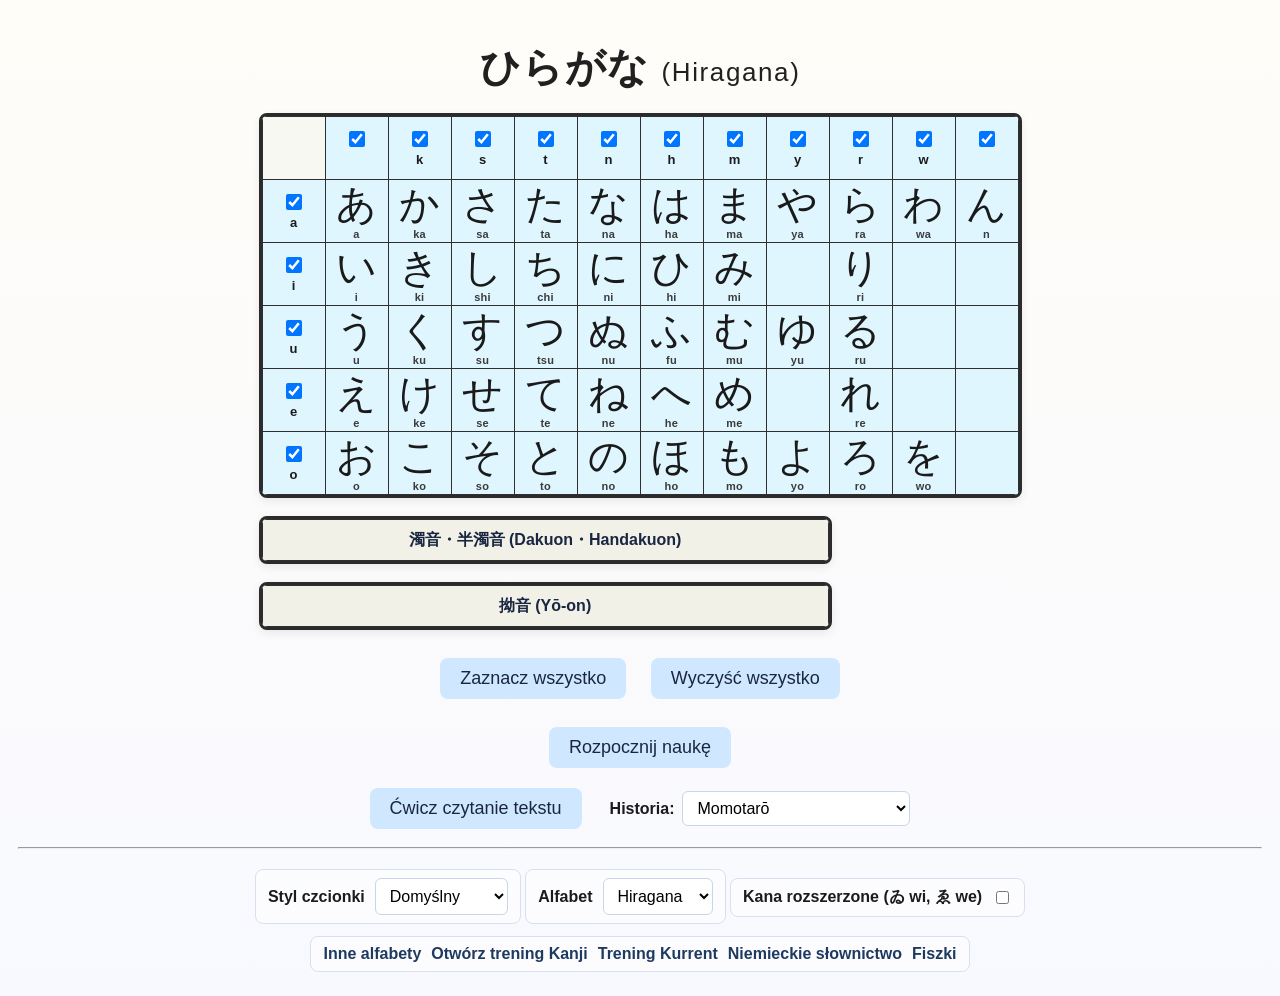
<file: index.html>
<!DOCTYPE html>
<html lang="pl">
<head>
    <meta charset="UTF-8">
    <meta name="viewport" content="width=device-width, initial-scale=1">
    <title>Hiragana</title>
    <link rel="stylesheet" href="style.css">
    <link rel="icon" href="data:image/svg+xml,%3Csvg xmlns='http://www.w3.org/2000/svg' viewBox='0 0 32 32'%3E%3Crect width='32' height='32' rx='6' fill='%232b2b2b'/%3E%3Ctext x='16' y='24' font-size='22' text-anchor='middle' fill='%23f8f9ea'%3E%E3%81%82%3C/text%3E%3C/svg%3E">
</head>
<body class="font-style-default">
    <div class="page-shell">
        <h1>ひらがな <span>(Hiragana)</span></h1>

        <div id="selection-panel">
            <div id="table" aria-label="Hiragana table"></div>
            <div id="supplemental-tables"></div>

            <div class="table-actions">
                <button id="select-all" type="button">Zaznacz wszystko</button>
                <button id="clear-all" type="button">Wyczyść wszystko</button>
            </div>

            <button id="start">Rozpocznij naukę</button>
            <div class="reading-practice-controls">
                <button id="start-reading-practice" type="button">Ćwicz czytanie tekstu</button>
                <div id="reading-story-picker" class="reading-story-picker">
                    <label for="reading-story">Historia:</label>
                    <select id="reading-story"></select>
                    <div id="reading-foreign-names-picker" class="reading-foreign-names-picker" hidden>
                        <label for="reading-foreign-name-script">Wyrazy obce:</label>
                        <select id="reading-foreign-name-script">
                            <option value="hiragana">Hiragana</option>
                            <option value="katakana">Katakana</option>
                        </select>
                    </div>
                </div>
            </div>
        </div>

        <hr>

        <section id="reading-practice" class="reading-practice" aria-labelledby="reading-title" hidden>
            <h2 id="reading-title">Czytanie: Momotarō</h2>
            <p class="reading-disclaimer">
                Pamiętaj: は jako partykuła czyta się „wa”, へ — „e”, a を — „o”.
                Partykuły są pogrubione w tekście.
            </p>

            <div id="reading-active">
                <p id="reading-progress" aria-live="polite"></p>
                <div id="reading-line" class="reading-line" lang="ja"></div>
                <p id="reading-long-vowel-note" hidden>
                    Znak ー wydłuża poprzednią samogłoskę, np. ケーキ: kēki (keeki).
                </p>
                <label for="reading-answer">Wpisz rōmaji tej linijki:</label>
                <input id="reading-answer" autocomplete="off" spellcheck="false">
                <p id="reading-feedback" role="status" aria-live="polite"></p>
                <button id="reading-submit" type="button">Dalej</button>
                <button id="reading-cancel" type="button">Zakończ czytanie</button>
            </div>

            <div id="reading-results" hidden>
                <h3 id="reading-results-title">Cały tekst</h3>
                <p id="reading-score"></p>
                <div id="reading-result-lines" lang="ja"></div>
                <p id="reading-source" class="reading-source"></p>
                <button id="reading-repeat-chapter" type="button">Powtórz rozdział</button>
                <button id="reading-next-chapter" type="button">Przeczytaj następny rozdział</button>
                <button id="reading-back" type="button">Wróć do tabeli</button>
            </div>
        </section>

        <hr id="reading-divider" hidden>

        <div id="app" style="display:none;">
            <div id="char-box"></div>
            <div id="queue-counter" class="queue-counter" aria-live="polite"></div>

            <input id="answer" placeholder="Podaj rōmaji" autocomplete="off" spellcheck="false">
            <button id="submit" type="button">Sprawdź</button>
            <button id="end-study" type="button">Zakończ naukę</button>
            <button id="repeat-study" type="button" style="display:none;">Powtórz</button>
            <button id="repeat-mistakes-study" type="button" style="display:none;">Powtórz tylko pomyłki</button>

            <div id="feedback"></div>

            <button id="continue" style="display:none;">Dalej</button>

            <hr>

            <button id="save">Zapisz postęp</button>
            <button id="load">Wczytaj postęp</button>
            <input type="file" id="fileInput" style="display:none;">
        </div>

        <div class="font-picker">
            <label for="font-style">Styl czcionki</label>
            <select id="font-style">
                <option value="default" selected>Domyślny</option>
                <option value="brush">Pędzel</option>
                <option value="elegant">Elegancki</option>
                <option value="modern">Nowoczesny</option>
            </select>
        </div>

        <div class="font-picker alphabet-picker">
            <label for="alphabet-type">Alfabet</label>
            <select id="alphabet-type">
                <option value="hiragana" selected>Hiragana</option>
                <option value="katakana">Katakana</option>
            </select>
        </div>

        <div class="font-picker">
            <label id="extended-kana-label" for="extended-kana">Kana rozszerzone (ゐ wi, ゑ we)</label>
            <input id="extended-kana" type="checkbox">
        </div>

        <div class="font-picker">
            <a href="other-alphabets.html" class="nav-link">Inne alfabety</a>
            <a href="kanji.html" class="nav-link">Otwórz trening Kanji</a>
            <a href="kurrent.html" class="nav-link">Trening Kurrent</a>
            <a href="german.html" class="nav-link">Niemieckie słownictwo</a>
            <a href="flashcards.html" class="nav-link">Fiszki</a>
        </div>
    </div>

    <script src="common.js"></script>
    <script src="alphabets-common.js"></script>
    <script src="reading-vocabulary-data.js"></script>
    <script src="kana-data.js"></script>
    <script src="app.js"></script>
</body>
</html>
</file>
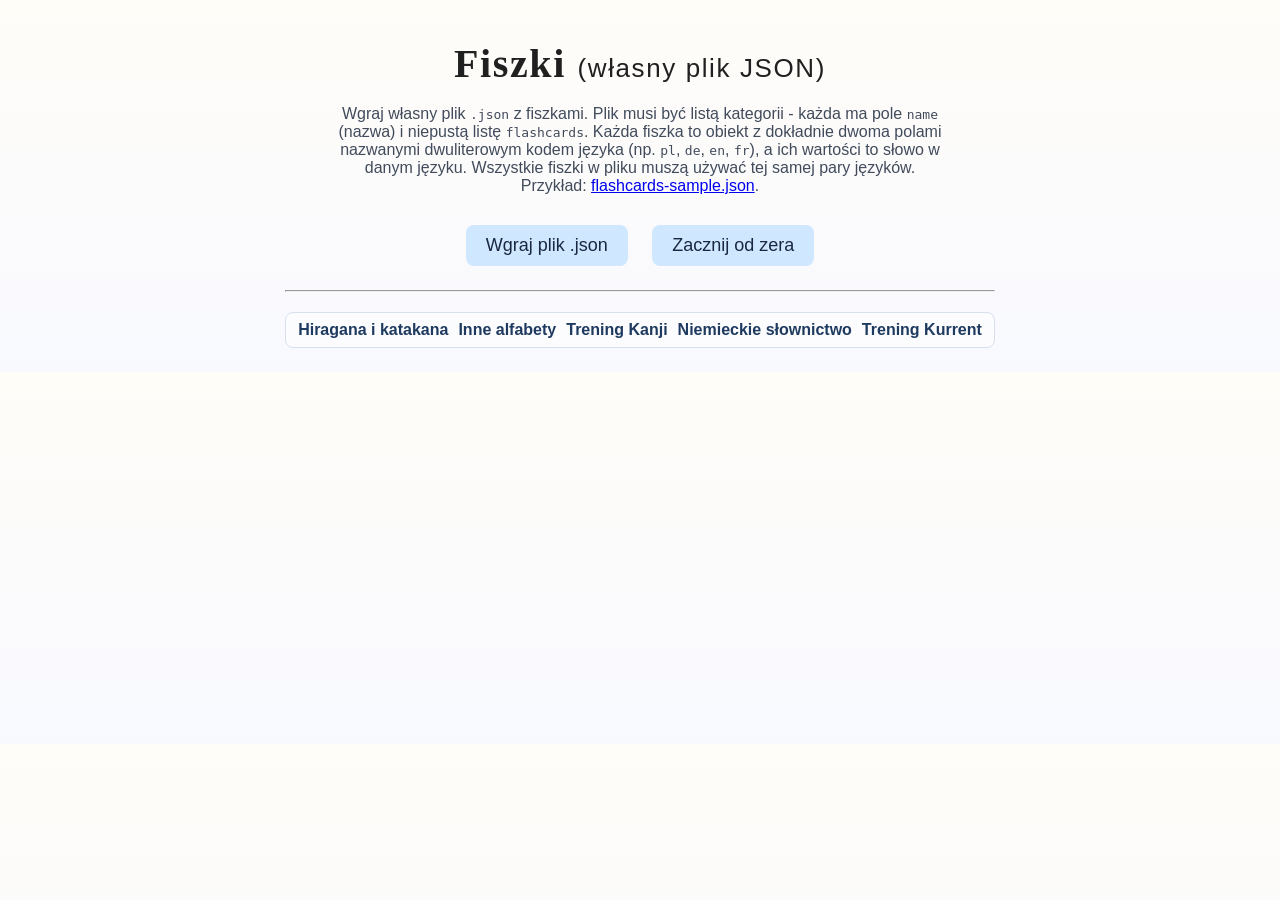
<file: flashcards.html>
<!DOCTYPE html>
<html lang="pl">
<head>
    <meta charset="UTF-8">
    <meta name="viewport" content="width=device-width, initial-scale=1">
    <title>Fiszki</title>
    <link rel="stylesheet" href="style.css">
    <link rel="icon" href="data:image/svg+xml,%3Csvg xmlns='http://www.w3.org/2000/svg' viewBox='0 0 32 32'%3E%3Crect width='32' height='32' rx='6' fill='%232b2b2b'/%3E%3Ctext x='16' y='24' font-size='22' text-anchor='middle' fill='%23f8f9ea'%3EF%3C/text%3E%3C/svg%3E">
</head>
<body class="font-style-default">
    <div class="page-shell">
        <h1>Fiszki <span>(własny plik JSON)</span></h1>

        <div id="flashcards-upload">
            <p class="reading-disclaimer">
                Wgraj własny plik <code>.json</code> z fiszkami. Plik musi być listą kategorii -
                każda ma pole <code>name</code> (nazwa) i niepustą listę <code>flashcards</code>.
                Każda fiszka to obiekt z dokładnie dwoma polami nazwanymi dwuliterowym kodem
                języka (np. <code>pl</code>, <code>de</code>, <code>en</code>, <code>fr</code>),
                a ich wartości to słowo w danym języku. Wszystkie fiszki w pliku muszą używać tej
                samej pary języków. Przykład:
                <a href="flashcards-sample.json" download>flashcards-sample.json</a>.
            </p>
            <button id="load-flashcards-file" type="button">Wgraj plik .json</button>
            <input id="flashcards-file" type="file" accept="application/json,.json" hidden>
            <button id="start-from-scratch" type="button">Zacznij od zera</button>

            <div id="flashcards-language-setup" class="study-mode-panel" hidden>
                <div class="study-mode-pair">
                    <label for="new-lang-a">Kod 1. języka:</label>
                    <input id="new-lang-a" maxlength="2" placeholder="pl" autocomplete="off" style="width:48px;">
                </div>
                <div class="study-mode-pair">
                    <label for="new-lang-b">Kod 2. języka:</label>
                    <input id="new-lang-b" maxlength="2" placeholder="de" autocomplete="off" style="width:48px;">
                </div>
                <button id="confirm-new-languages" type="button">Utwórz pusty zestaw</button>
            </div>

            <p id="flashcards-file-status" class="font-note"></p>
        </div>

        <div id="flashcards-editor" hidden>
            <div class="study-mode-panel">
                <div class="study-mode-pair">
                    <label for="new-category-name">Nowa kategoria:</label>
                    <input id="new-category-name" placeholder="Nazwa kategorii" autocomplete="off">
                </div>
                <button id="add-category" type="button">Dodaj kategorię</button>
            </div>

            <div class="study-mode-panel">
                <div class="study-mode-pair">
                    <label for="edit-category-select">Edytuj kategorię:</label>
                    <select id="edit-category-select"></select>
                </div>
            </div>

            <div id="flashcard-list-editor"></div>

            <div class="table-actions">
                <button id="download-flashcards" type="button">Pobierz jako .json</button>
            </div>
        </div>

        <div id="selection-panel" hidden>
            <div class="study-mode-panel">
                <div class="study-mode-pair">
                    <label for="translation-direction">Kierunek:</label>
                    <select id="translation-direction"></select>
                </div>
            </div>

            <div id="flashcards-categories" class="deck-grid" aria-label="Kategorie fiszek"></div>

            <div class="table-actions">
                <button id="select-all-categories" type="button">Zaznacz wszystkie kategorie</button>
                <button id="clear-all-categories" type="button">Wyczyść wybór</button>
            </div>

            <button id="start" type="button">Rozpocznij naukę</button>
        </div>

        <hr>

        <div id="app" style="display:none;">
            <div id="char-box"></div>
            <div id="queue-counter" class="queue-counter" aria-live="polite"></div>
            <input id="flashcard-answer" placeholder="Podaj słowo" autocomplete="off" spellcheck="false">
            <button id="submit" type="button">Sprawdź</button>
            <button id="end-study" type="button">Zakończ naukę</button>
            <button id="repeat-study" type="button" style="display:none;">Powtórz</button>
            <button id="repeat-mistakes-study" type="button" style="display:none;">Powtórz tylko pomyłki</button>
            <div id="feedback" role="status" aria-live="polite"></div>
            <button id="continue" type="button" style="display:none;">Dalej</button>
        </div>

        <div class="font-picker">
            <a href="index.html" class="nav-link">Hiragana i katakana</a>
            <a href="other-alphabets.html" class="nav-link">Inne alfabety</a>
            <a href="kanji.html" class="nav-link">Trening Kanji</a>
            <a href="german.html" class="nav-link">Niemieckie słownictwo</a>
            <a href="kurrent.html" class="nav-link">Trening Kurrent</a>
        </div>
    </div>

    <script src="common.js"></script>
    <script src="flashcards.js"></script>
</body>
</html>
</file>
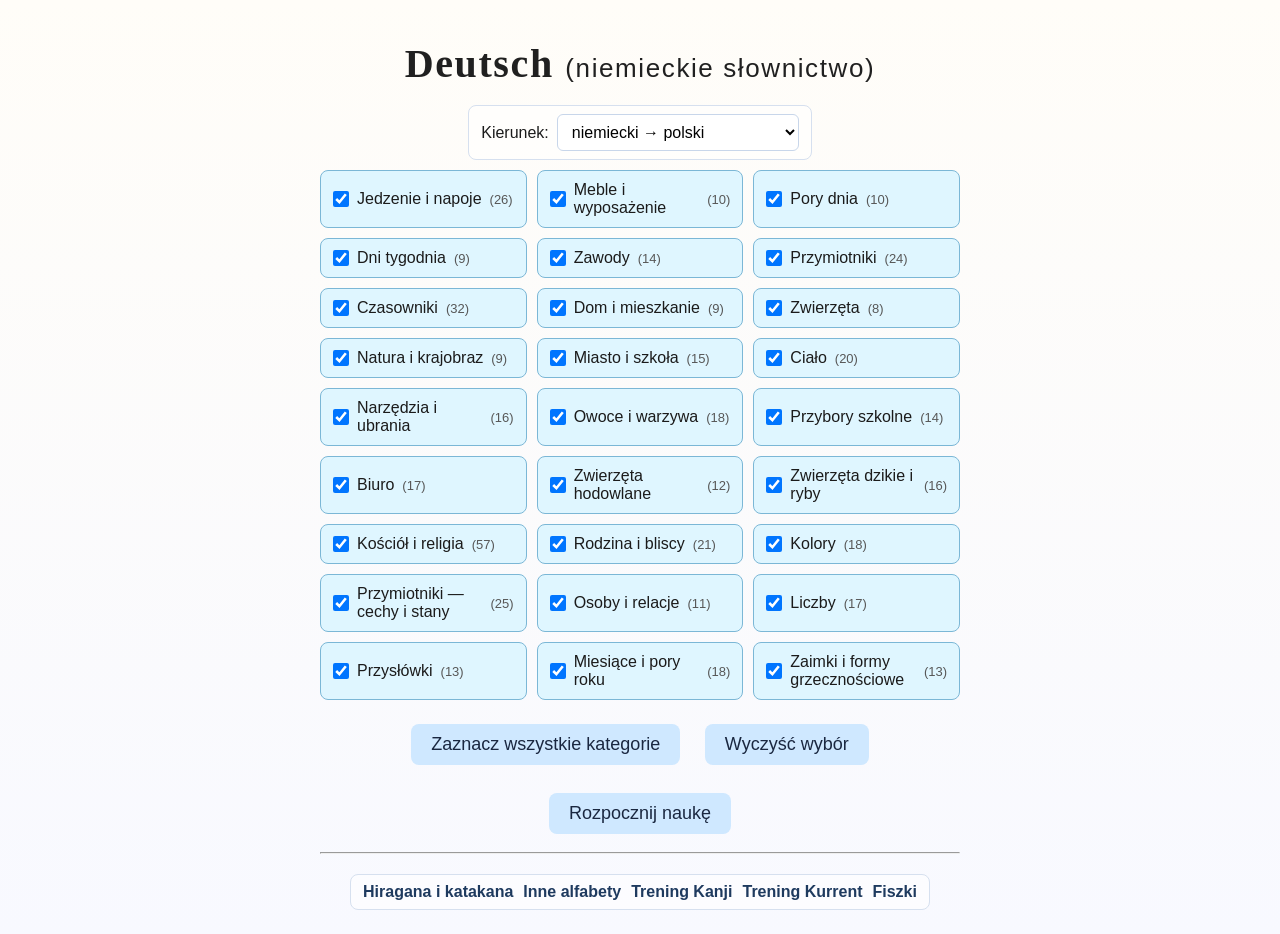
<file: german.html>
<!DOCTYPE html>
<html lang="pl">
<head>
    <meta charset="UTF-8">
    <meta name="viewport" content="width=device-width, initial-scale=1">
    <title>Niemieckie słownictwo</title>
    <link rel="stylesheet" href="style.css">
    <link rel="icon" href="data:image/svg+xml,%3Csvg xmlns='http://www.w3.org/2000/svg' viewBox='0 0 32 32'%3E%3Crect width='32' height='32' rx='6' fill='%232b2b2b'/%3E%3Ctext x='16' y='24' font-size='22' text-anchor='middle' fill='%23f8f9ea'%3ED%3C/text%3E%3C/svg%3E">
</head>
<body class="font-style-default">
    <div class="page-shell">
        <h1>Deutsch <span>(niemieckie słownictwo)</span></h1>

        <div id="selection-panel">
            <div class="study-mode-panel">
                <div class="study-mode-pair">
                    <label for="translation-direction">Kierunek:</label>
                    <select id="translation-direction">
                        <option value="de-pl">niemiecki → polski</option>
                        <option value="pl-de">polski → niemiecki</option>
                        <option value="mixed">oba kierunki — wymieszane</option>
                    </select>
                </div>
            </div>

            <div id="vocabulary-categories" class="deck-grid" aria-label="Kategorie słownictwa"></div>

            <div class="table-actions">
                <button id="select-all-categories" type="button">Zaznacz wszystkie kategorie</button>
                <button id="clear-all-categories" type="button">Wyczyść wybór</button>
            </div>

            <button id="start" type="button">Rozpocznij naukę</button>
        </div>

        <hr>

        <div id="app" style="display:none;">
            <div id="char-box"></div>
            <div id="queue-counter" class="queue-counter" aria-live="polite"></div>
            <input id="vocabulary-answer" placeholder="Podaj tłumaczenie" autocomplete="off" spellcheck="false">
            <div id="german-characters" class="character-buttons" aria-label="Znaki niemieckie" style="display:none;">
                <button type="button" data-character="ä">ä</button>
                <button type="button" data-character="ö">ö</button>
                <button type="button" data-character="ü">ü</button>
                <button type="button" data-character="ß">ß</button>
                <button type="button" data-character="Ä">Ä</button>
                <button type="button" data-character="Ö">Ö</button>
                <button type="button" data-character="Ü">Ü</button>
            </div>
            <button id="submit" type="button">Sprawdź</button>
            <button id="end-study" type="button">Zakończ naukę</button>
            <button id="repeat-study" type="button" style="display:none;">Powtórz</button>
            <button id="repeat-mistakes-study" type="button" style="display:none;">Powtórz tylko pomyłki</button>
            <div id="feedback" role="status" aria-live="polite"></div>
            <button id="continue" type="button" style="display:none;">Dalej</button>
        </div>

        <div class="font-picker">
            <a href="index.html" class="nav-link">Hiragana i katakana</a>
            <a href="other-alphabets.html" class="nav-link">Inne alfabety</a>
            <a href="kanji.html" class="nav-link">Trening Kanji</a>
            <a href="kurrent.html" class="nav-link">Trening Kurrent</a>
            <a href="flashcards.html" class="nav-link">Fiszki</a>
        </div>
    </div>

    <script src="german-vocabulary-data.js"></script>
    <script src="common.js"></script>
    <script src="german-vocabulary.js"></script>
</body>
</html>
</file>
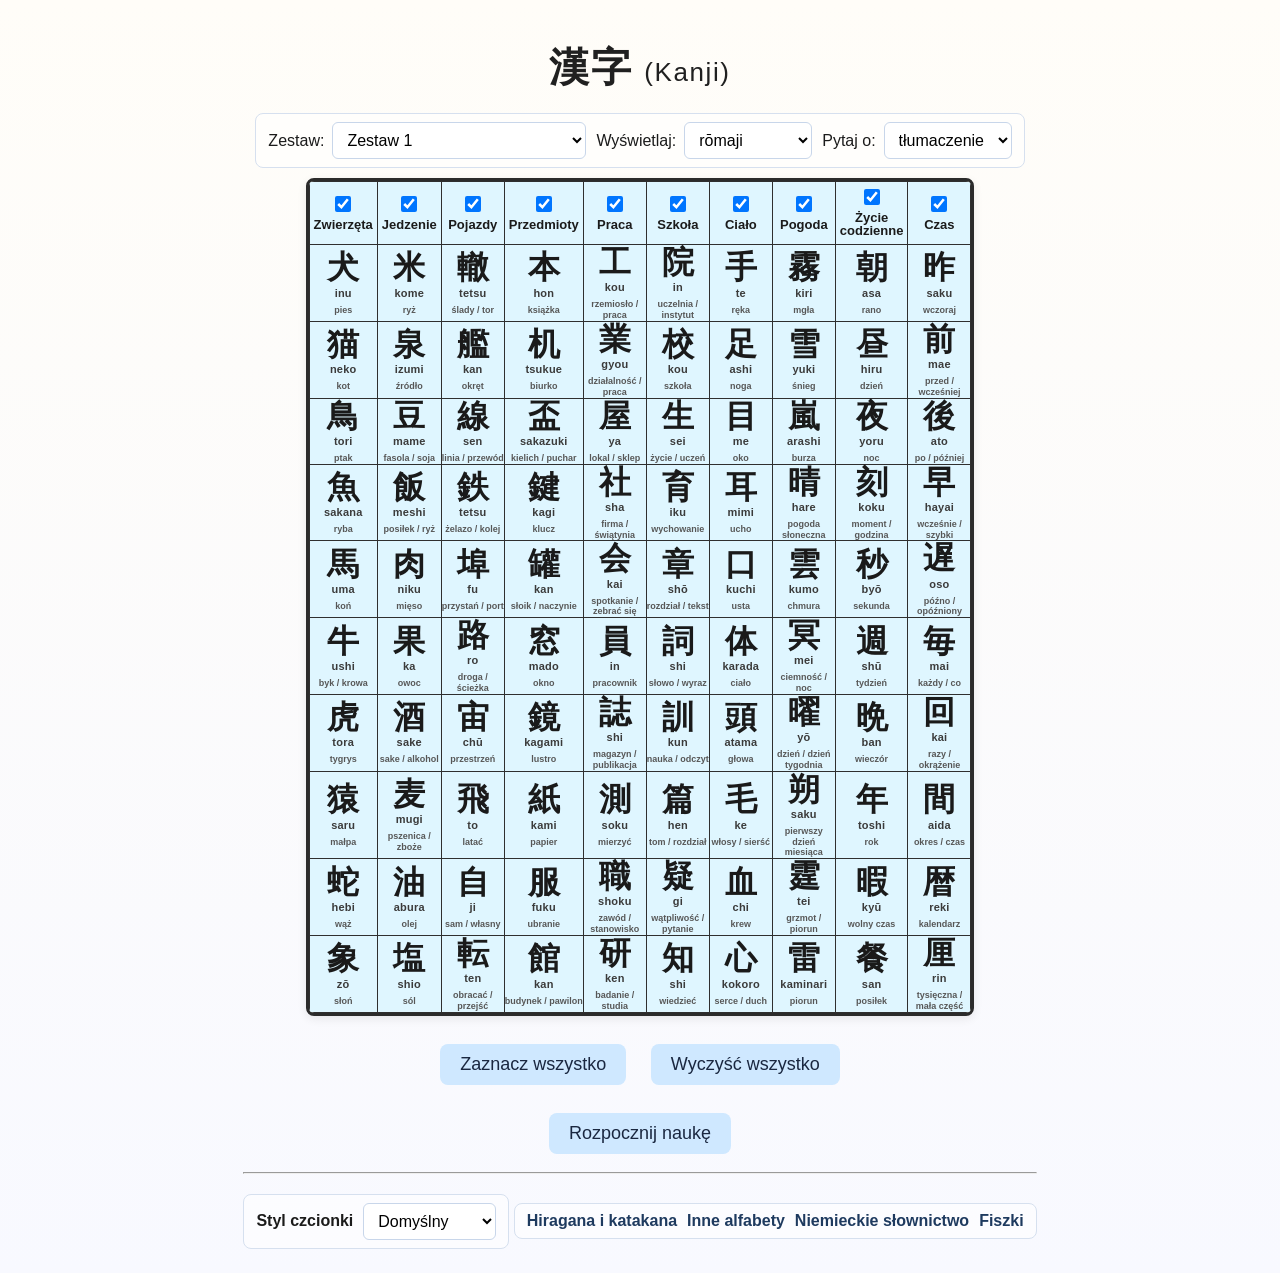
<file: kanji.html>
<!DOCTYPE html>
<html lang="pl">
<head>
    <meta charset="UTF-8">
    <meta name="viewport" content="width=device-width, initial-scale=1">
    <title>Kanji</title>
    <link rel="stylesheet" href="style.css">
    <link rel="icon" href="data:image/svg+xml,%3Csvg xmlns='http://www.w3.org/2000/svg' viewBox='0 0 32 32'%3E%3Crect width='32' height='32' rx='6' fill='%232b2b2b'/%3E%3Ctext x='16' y='24' font-size='22' text-anchor='middle' fill='%23f8f9ea'%3E%E6%BC%A2%3C/text%3E%3C/svg%3E">
</head>
<body class="font-style-default">
    <div class="page-shell">
        <h1>漢字 <span>(Kanji)</span></h1>

        <div id="selection-panel">
            <div class="study-mode-panel">
                <div class="study-mode-pair">
                    <label for="kanji-deck">Zestaw:</label>
                    <select id="kanji-deck"></select>
                </div>

                <div class="study-mode-pair">
                    <label for="display-mode">Wyświetlaj:</label>
                    <select id="display-mode">
                        <option value="kanji">kanji</option>
                        <option value="polski">tłumaczenie</option>
                        <option value="hiragana">hiragana</option>
                        <option value="romaji" selected>rōmaji</option>
                    </select>
                </div>

                <div class="study-mode-pair">
                    <label for="question-mode">Pytaj o:</label>
                    <select id="question-mode">
                        <option value="kanji">kanji</option>
                        <option value="polski" selected>tłumaczenie</option>
                        <option value="hiragana">hiragana</option>
                        <option value="romaji">rōmaji</option>
                    </select>
                </div>
            </div>

            <div id="kanji-table" aria-label="Kanji table"></div>

            <div class="table-actions">
                <button id="select-all" type="button">Zaznacz wszystko</button>
                <button id="clear-all" type="button">Wyczyść wszystko</button>
            </div>

            <button id="start">Rozpocznij naukę</button>
        </div>

        <hr>

        <div id="app" style="display:none;">
            <div id="char-box"></div>
            <div id="queue-counter" class="queue-counter" aria-live="polite"></div>

            <div id="kanji-choice-buttons" class="kanji-choice-buttons" role="group" aria-label="Wybierz zapis kanji" style="display:none;"></div>

            <div class="study-inputs">
                <input id="romaji-answer" placeholder="Podaj rōmaji" autocomplete="off" spellcheck="false" style="display:none;">
                <input id="hiragana-answer" placeholder="Podaj hiraganę" autocomplete="off" spellcheck="false" style="display:none;">
                <input id="meaning-answer" placeholder="Podaj znaczenie" autocomplete="off" spellcheck="false" style="display:none;">
            </div>

            <button id="submit" type="button">Sprawdź</button>
            <button id="end-study" type="button">Zakończ naukę</button>
            <button id="repeat-study" type="button" style="display:none;">Powtórz</button>
            <button id="repeat-mistakes-study" type="button" style="display:none;">Powtórz tylko pomyłki</button>

            <div id="feedback"></div>

            <button id="continue" style="display:none;">Dalej</button>
        </div>

        <div class="font-picker">
            <label for="font-style">Styl czcionki</label>
            <select id="font-style">
                <option value="default" selected>Domyślny</option>
                <option value="brush">Pędzel</option>
                <option value="elegant">Elegancki</option>
                <option value="modern">Nowoczesny</option>
            </select>
        </div>

        <div class="font-picker">
            <a href="index.html" class="nav-link">Hiragana i katakana</a>
            <a href="other-alphabets.html" class="nav-link">Inne alfabety</a>
            <a href="german.html" class="nav-link">Niemieckie słownictwo</a>
            <a href="flashcards.html" class="nav-link">Fiszki</a>
        </div>
    </div>

    <script src="reading-vocabulary-data.js"></script>
    <script src="kanji-data.js"></script>
    <script src="kanji-decks.js"></script>
    <script src="common.js"></script>
    <script src="kanji.js"></script>
</body>
</html>
</file>
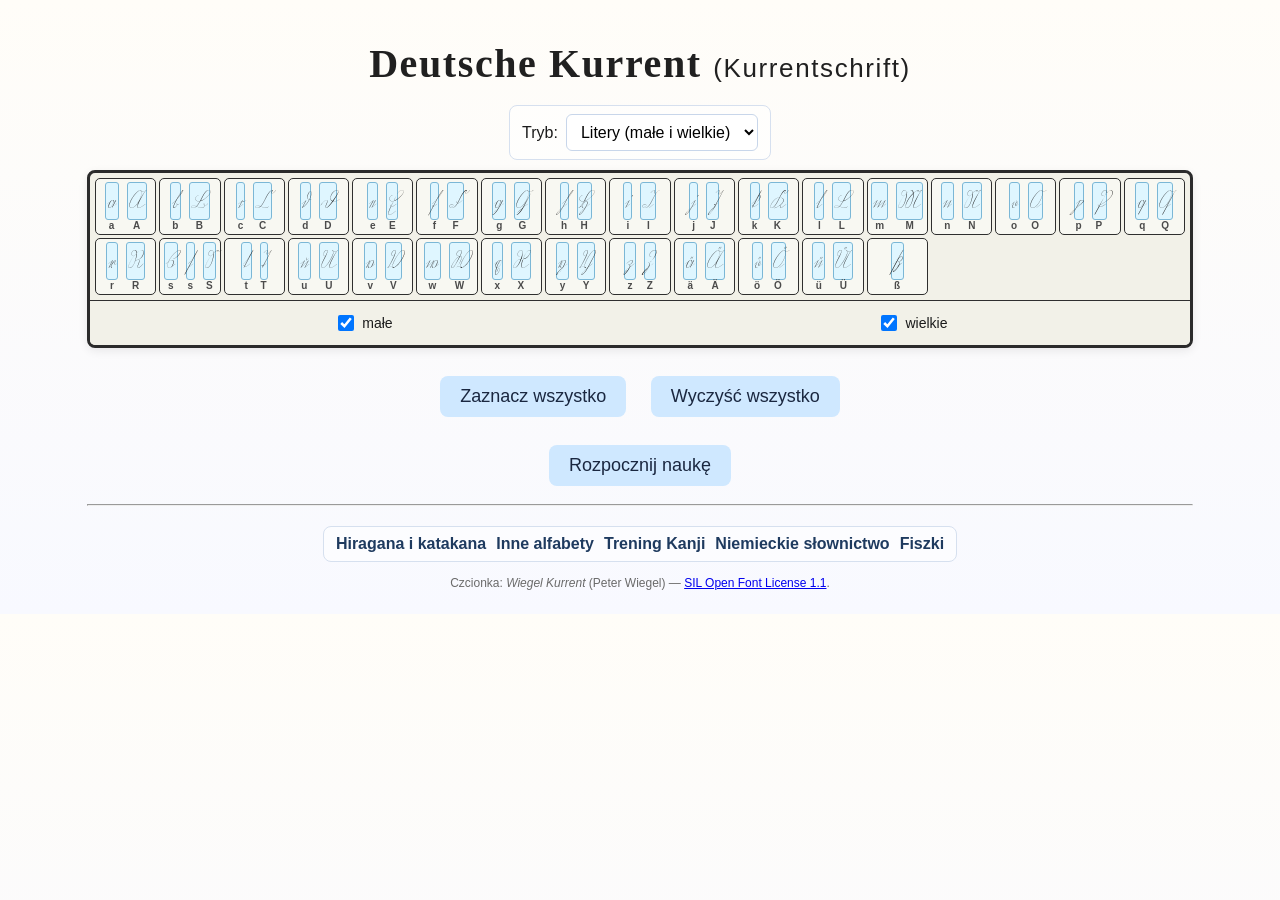
<file: kurrent.html>
<!DOCTYPE html>
<html lang="pl">
<head>
    <meta charset="UTF-8">
    <meta name="viewport" content="width=device-width, initial-scale=1">
    <title>Kurrent</title>
    <link rel="stylesheet" href="style.css">
    <link rel="icon" href="data:image/svg+xml,%3Csvg xmlns='http://www.w3.org/2000/svg' viewBox='0 0 32 32'%3E%3Crect width='32' height='32' rx='6' fill='%232b2b2b'/%3E%3Ctext x='16' y='24' font-size='22' text-anchor='middle' fill='%23f8f9ea'%3E%F0%9D%94%8D%3C/text%3E%3C/svg%3E">
</head>
<body class="font-style-default">
    <div class="page-shell">
        <h1>Deutsche Kurrent <span>(Kurrentschrift)</span></h1>

        <div id="selection-panel">
            <div class="study-mode-panel">
                <div class="study-mode-pair">
                    <label for="kurrent-mode">Tryb:</label>
                    <select id="kurrent-mode">
                        <option value="letters" selected>Litery (małe i wielkie)</option>
                        <option value="words">Losowe słowa</option>
                    </select>
                </div>
            </div>

            <div id="letters-panel">
                <div id="kurrent-table" aria-label="Tabela liter Kurrent"></div>

                <div class="table-actions">
                    <button id="select-all" type="button">Zaznacz wszystko</button>
                    <button id="clear-all" type="button">Wyczyść wszystko</button>
                </div>
            </div>

            <div id="words-panel" style="display:none;">
                <div id="kurrent-decks" class="deck-grid" aria-label="Zestawy słów"></div>

                <div class="table-actions">
                    <button id="select-all-decks" type="button">Zaznacz wszystkie zestawy</button>
                    <button id="clear-all-decks" type="button">Wyczyść wszystkie zestawy</button>
                </div>
            </div>

            <button id="start">Rozpocznij naukę</button>
        </div>

        <hr>

        <div id="app" style="display:none;">
            <div id="char-box"></div>
            <div id="queue-counter" class="queue-counter" aria-live="polite"></div>

            <input id="kurrent-answer" placeholder="Podaj wyraz" autocomplete="off" spellcheck="false">
            <p id="kurrent-answer-note" class="font-note" style="display:none;">
                Umlauty można zapisać jako ae/oe/ue (ä/ö/ü), a ß jako ss lub sz.
            </p>
            <button id="submit" type="button">Sprawdź</button>
            <button id="end-study" type="button">Zakończ naukę</button>
            <button id="repeat-study" type="button" style="display:none;">Powtórz</button>
            <button id="repeat-mistakes-study" type="button" style="display:none;">Powtórz tylko pomyłki</button>

            <div id="feedback"></div>

            <button id="continue" style="display:none;">Dalej</button>
        </div>

        <div class="font-picker">
            <a href="index.html" class="nav-link">Hiragana i katakana</a>
            <a href="other-alphabets.html" class="nav-link">Inne alfabety</a>
            <a href="kanji.html" class="nav-link">Trening Kanji</a>
            <a href="german.html" class="nav-link">Niemieckie słownictwo</a>
            <a href="flashcards.html" class="nav-link">Fiszki</a>
        </div>

        <p class="font-note">
            Czcionka: <em>Wiegel Kurrent</em> (Peter Wiegel) —
            <a href="fonts/OFL-Wiegel-Kurrent.txt">SIL Open Font License 1.1</a>.
        </p>
    </div>

    <script src="german-vocabulary-data.js"></script>
    <script src="kurrent-data.js"></script>
    <script src="common.js"></script>
    <script src="kurrent.js"></script>
</body>
</html>
</file>
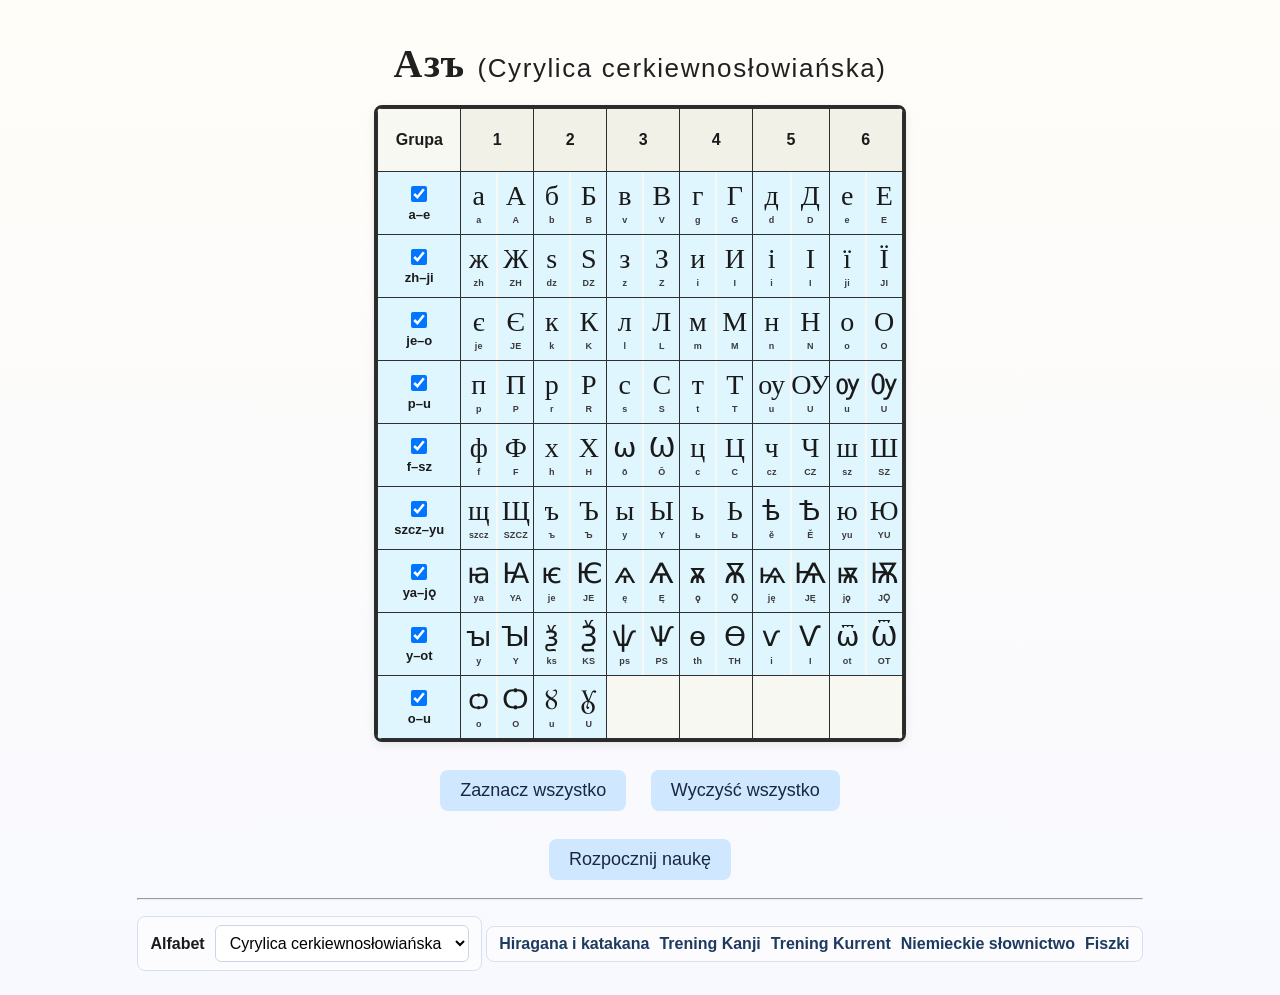
<file: other-alphabets.html>
<!DOCTYPE html>
<html lang="pl">
<head>
    <meta charset="UTF-8">
    <meta name="viewport" content="width=device-width, initial-scale=1">
    <title>Inne alfabety</title>
    <link rel="stylesheet" href="style.css">
    <link rel="icon" href="data:image/svg+xml,%3Csvg xmlns='http://www.w3.org/2000/svg' viewBox='0 0 32 32'%3E%3Crect width='32' height='32' rx='6' fill='%232b2b2b'/%3E%3Ctext x='16' y='24' font-size='22' text-anchor='middle' fill='%23f8f9ea'%3E%CE%91%3C/text%3E%3C/svg%3E">
</head>
<body class="font-style-default">
    <div class="page-shell">
        <h1>Азъ <span>(Cyrylica cerkiewnosłowiańska)</span></h1>

        <div id="selection-panel">
            <div id="table" aria-label="Tabela liter alfabetu"></div>

            <div class="table-actions">
                <button id="select-all" type="button">Zaznacz wszystko</button>
                <button id="clear-all" type="button">Wyczyść wszystko</button>
            </div>

            <button id="start" type="button">Rozpocznij naukę</button>
        </div>

        <hr>

        <div id="app" style="display:none;">
            <div id="char-box"></div>
            <div id="queue-counter" class="queue-counter" aria-live="polite"></div>

            <input id="answer" placeholder="Podaj transliterację" autocomplete="off" spellcheck="false">
            <div id="transliteration-tools" class="alphabet-answer-tools" style="display:none;">
                <button id="transliteration-case" type="button" aria-pressed="false">Małe litery</button>
                <div id="transliteration-characters" class="character-buttons" aria-label="Znaki transliteracji"></div>
            </div>
            <button id="submit" type="button">Sprawdź</button>
            <button id="end-study" type="button">Zakończ naukę</button>
            <button id="repeat-study" type="button" style="display:none;">Powtórz</button>
            <button id="repeat-mistakes-study" type="button" style="display:none;">Powtórz tylko pomyłki</button>

            <div id="feedback"></div>

            <button id="continue" type="button" style="display:none;">Dalej</button>

            <hr>

            <button id="save" type="button">Zapisz postęp</button>
            <button id="load" type="button">Wczytaj postęp</button>
            <input type="file" id="fileInput" style="display:none;">
        </div>

        <div class="font-picker alphabet-picker">
            <label for="alphabet-type">Alfabet</label>
            <select id="alphabet-type">
                <option value="churchSlavonicCyrillic">Cyrylica cerkiewnosłowiańska</option>
                <option value="glagoliticRound">Głagolica obła</option>
                <option value="glagoliticAngular">Głagolica kanciasta</option>
            </select>
        </div>

        <div class="font-picker">
            <a href="index.html" class="nav-link">Hiragana i katakana</a>
            <a href="kanji.html" class="nav-link">Trening Kanji</a>
            <a href="kurrent.html" class="nav-link">Trening Kurrent</a>
            <a href="german.html" class="nav-link">Niemieckie słownictwo</a>
            <a href="flashcards.html" class="nav-link">Fiszki</a>
        </div>
    </div>

    <script src="common.js"></script>
    <script src="alphabets-common.js"></script>
    <script src="other-alphabets.js"></script>
</body>
</html>
</file>
<file: style.css>
@import url('https://fonts.googleapis.com/css2?family=Caveat:wght@400;700&family=Cormorant+Garamond:wght@400;500;600;700&family=Yuji+Syuku&family=Noto+Sans+JP:wght@400;500;700&display=swap');

/* Wiegel Kurrent by Peter Wiegel; licensed under SIL OFL 1.1.
   See fonts/OFL-Wiegel-Kurrent.txt. */
@font-face {
    font-family: "WiegelKurrent";
    src: url("fonts/WiegelKurrent.ttf") format("truetype");
    font-weight: normal;
    font-style: normal;
    font-display: swap;
}

@font-face {
    font-family: "Shafarik";
    src: url("fonts/Shafarik-Regular.ttf") format("truetype");
    font-weight: 400;
    font-style: normal;
    font-display: swap;
}

:root {
    --page-font: "Segoe UI", "Hiragino Sans", "Yu Gothic", "Yu Mincho", Arial, sans-serif;
    --heading-font: "Hiragino Mincho Pro", "Yu Mincho", "MS Mincho", serif;
    --title-font: "Hiragino Mincho Pro", "Yu Mincho", "MS Mincho", serif;
    --hiragana-font: "Hiragino Mincho Pro", "Yu Mincho", "MS Mincho", serif;
    --label-font: "Segoe UI", "Hiragino Sans", Arial, sans-serif;
    --translit-font: "Segoe UI", "Hiragino Sans", Arial, sans-serif;
    --input-font: "Segoe UI", Arial, sans-serif;
}

body {
    font-family: var(--page-font);
    text-align: center;
    margin: 0;
    background: linear-gradient(180deg, #fffdf8 0%, #f8f9ff 100%);
    color: #1b1b1b;
}

body.font-style-default {
    --page-font: "Segoe UI", "Hiragino Sans", "Yu Gothic", "Yu Mincho", Arial, sans-serif;
    --heading-font: "Hiragino Mincho Pro", "Yu Mincho", "MS Mincho", serif;
    --title-font: "Hiragino Mincho Pro", "Yu Mincho", "MS Mincho", serif;
    --hiragana-font: "Hiragino Mincho Pro", "Yu Mincho", "MS Mincho", serif;
    --label-font: "Segoe UI", "Hiragino Sans", Arial, sans-serif;
    --translit-font: "Segoe UI", "Hiragino Sans", Arial, sans-serif;
    --input-font: "Segoe UI", Arial, sans-serif;
}

body.font-style-brush {
    --page-font: "Caveat", "Segoe UI", sans-serif;
    --heading-font: "Yuji Syuku", serif;
    --title-font: "Yuji Syuku", serif;
    --hiragana-font: "Yuji Syuku", serif;
    --label-font: "Caveat", "Segoe UI", sans-serif;
    --translit-font: "Caveat", "Segoe UI", sans-serif;
    --input-font: "Caveat", "Segoe UI", sans-serif;
}

body.font-style-elegant {
    --page-font: "Cormorant Garamond", Georgia, serif;
    --heading-font: "Yuji Syuku", serif;
    --title-font: "Yuji Syuku", serif;
    --hiragana-font: "Yuji Syuku", serif;
    --label-font: "Cormorant Garamond", Georgia, serif;
    --translit-font: "Cormorant Garamond", Georgia, serif;
    --input-font: "Cormorant Garamond", Georgia, serif;
}

body.font-style-modern {
    --page-font: "Noto Sans JP", "Segoe UI", Arial, sans-serif;
    --heading-font: "Noto Sans JP", "Segoe UI", sans-serif;
    --title-font: "Noto Sans JP", "Segoe UI", sans-serif;
    --hiragana-font: "Noto Sans JP", "Segoe UI", sans-serif;
    --label-font: "Noto Sans JP", "Segoe UI", sans-serif;
    --translit-font: "Noto Sans JP", "Segoe UI", sans-serif;
    --input-font: "Noto Sans JP", "Segoe UI", sans-serif;
}

.font-picker {
    display: inline-flex;
    align-items: center;
    gap: 10px;
    margin: 12px auto 0;
    padding: 8px 12px;
    border-radius: 8px;
    background: rgba(255,255,255,0.45);
    border: 1px solid #d6e0ef;
    font-size: 16px;
}

.font-picker label {
    font-weight: 600;
}

.alphabet-picker {
    margin-top: 8px;
}

.font-picker select {
    padding: 8px 10px;
    border-radius: 6px;
    border: 1px solid #c8d6ea;
    background: #fff;
    font-family: var(--input-font);
    font-size: 16px;
}

.nav-link {
    color: #1e3a5f;
    text-decoration: none;
    font-weight: 600;
}

.nav-link:hover {
    text-decoration: underline;
}

.page-shell {
    display: inline-block;
    margin-top: 28px;
    padding: 12px 18px 24px;
}

h1 {
    margin: 0 0 18px;
    font-size: 40px;
    font-weight: 700;
    color: #202020;
    letter-spacing: 0.04em;
    font-family: var(--title-font);
}

h1 span {
    font-size: 26px;
    font-weight: 500;
    font-family: var(--page-font);
}

#table,
#kanji-table {
    margin: 0 auto 18px;
    display: inline-block;
    border: 3px solid #2b2b2b;
    background: #f8f9ea;
    box-shadow: 0 3px 10px rgba(0, 0, 0, 0.08);
    border-radius: 8px;
    overflow: hidden;
    max-width: 100%;
}

#supplemental-tables {
    display: flex;
    flex-direction: column;
    align-items: flex-start;
    gap: 18px;
    width: 100%;
    margin: 0 auto 18px;
}

.supplemental-section {
    width: 100%;
    box-sizing: border-box;
    border: 3px solid #2b2b2b;
    border-radius: 8px;
    overflow: hidden;
    background: #f8f9ea;
    box-shadow: 0 3px 10px rgba(0, 0, 0, 0.08);
}

.supplemental-title {
    display: block;
    width: 100%;
    box-sizing: border-box;
    min-height: 42px;
    margin: 0;
    padding: 8px 12px;
    border: 1px solid #2f2f2f;
    border-radius: 0;
    background: #f2f1e8;
    font-family: var(--label-font);
    font-size: 16px;
    font-weight: 700;
    box-shadow: none;
}

.supplemental-title:hover {
    background: #e9e8df;
}

.supplemental-section:has(> .supplemental-title:active) {
    background: #2b2b2b;
}

.supplemental-table {
    width: 100%;
}

.supplemental-table th,
.supplemental-table td {
    width: auto;
    height: 58px;
}

.supplemental-table .corner-cell,
.supplemental-table .row-header {
    width: 82px;
}

.supplemental-table .supplemental-cell {
    font-size: 32px;
}

.supplemental-cell-multiple {
    display: flex;
    flex-direction: column;
    align-items: stretch;
    justify-content: space-around;
}

.supplemental-cell-multiple .supplemental-kana {
    flex: 0 0 auto;
    height: auto;
    gap: 0;
}

.supplemental-cell-multiple .kana-symbol {
    font-size: 21px;
}

.supplemental-cell-multiple .kana-translit {
    font-size: 9px;
}

.supplemental-kana.cell-selected {
    background-color: #dff6ff;
    border-radius: 4px;
}

.supplemental-kana .kana-symbol {
    font-size: 40px;
}

.supplemental-kana .small-kana-symbol {
    font-size: 26px;
}

.supplemental-kana .kana-translit {
    font-size: 10px;
}

/* The foreign-word table has fewer columns than dakuon/youon, so on desktop
   its cells get a bigger --foreign-cell-size (set in app.js) to fill the same
   shared width while staying square, with the kana scaled up to match. Scoped
   to min-width so it doesn't outrank the mobile square-cell sizing below
   (those rules target the same elements with lower specificity). */
@media (min-width: 721px) {
    .supplemental-table[data-table-type="foreign"] td.hiragana-cell,
    .supplemental-table[data-table-type="foreign"] th.row-header {
        height: var(--foreign-cell-size, 58px);
    }

    .supplemental-table[data-table-type="foreign"] .small-kana-symbol {
        font-size: calc(var(--foreign-cell-size, 58px) * 0.448);
    }

    .supplemental-table[data-table-type="foreign"] .kana-translit {
        font-size: calc(var(--foreign-cell-size, 58px) * 0.172);
    }
}

.youon-row-label {
    display: flex !important;
    align-items: center;
    justify-content: center;
    font-size: 18px;
    font-family: var(--hiragana-font);
}

.youon-mark {
    font-size: 13px;
    line-height: 1;
}

.youon-handakuten {
    margin-left: -0.45em;
}

.youon-small-kana {
    margin-left: 0em;
}

.supplemental-group-label {
    position: relative;
    background: #f2f1e8;
    padding: 0 !important;
    overflow: hidden;
}

.supplemental-group-label-text {
    position: absolute;
    top: 50%;
    left: 50%;
    display: flex;
    align-items: center;
    justify-content: space-around;
    font-family: var(--label-font);
    font-size: 14px;
    font-weight: 700;
    white-space: nowrap;
    transform: translate(-50%, -50%) rotate(-90deg);
    transform-origin: center;
}

.supplemental-group-heading th {
    height: 34px;
    background: #f2f1e8;
    font-family: var(--label-font);
    font-size: 14px;
}

.supplemental-empty {
    background: #f2f1e8 !important;
}

.hiragana-table {
    border-collapse: collapse;
    table-layout: fixed;
}

.linear-alphabet-table {
    margin: 0 auto;
}

.linear-alphabet-table .linear-position-header {
    width: 72px;
    background: #f2f1e8;
    font-family: var(--label-font);
}

.linear-alphabet-table .row-header {
    width: 82px;
}

.linear-alphabet-table .kana-symbol {
    font-size: 34px;
}

.alphabet-character-pair {
    display: flex;
    align-items: center;
    justify-content: center;
    gap: 2px;
    height: 100%;
}

.alphabet-character {
    display: flex;
    flex: 1 1 0;
    flex-direction: column;
    align-items: center;
    justify-content: center;
    gap: 4px;
    min-width: 0;
    height: 100%;
    margin: 0;
    padding: 2px;
    border: 0;
    border-radius: 0;
    background: transparent;
    color: inherit;
    font: inherit;
    cursor: pointer;
}

.alphabet-character:hover,
.alphabet-character.character-selected {
    background: #dff6ff;
}

.alphabet-character .kana-symbol {
    font-size: 28px;
    line-height: 1.1;
}

.alphabet-character .kana-translit {
    font-size: 9px;
}

.alphabet-answer-tools {
    align-items: center;
    justify-content: center;
    flex-wrap: wrap;
    gap: 6px;
    margin: 8px auto;
}

.alphabet-answer-tools .character-buttons {
    flex-wrap: wrap;
}

.alphabet-answer-tools .character-buttons button {
    min-width: 34px;
    padding: 6px 9px;
}

body.alphabet-church-slavonic .hiragana-cell,
body.alphabet-glagolitic-round .hiragana-cell,
body.alphabet-glagolitic-angular .hiragana-cell {
    font-family: "Noto Serif", "Noto Sans", "Segoe UI Symbol", serif;
}

body.alphabet-glagolitic-round .kana-symbol,
body.alphabet-glagolitic-round #char-box,
body.alphabet-glagolitic-round h1 {
    font-family: "Shafarik", serif;
}

body.alphabet-glagolitic-angular .kana-symbol,
body.alphabet-glagolitic-angular #char-box,
body.alphabet-glagolitic-angular h1 {
    font-family: "Shafarik", serif;
    font-feature-settings: "ss03" 1;
}

.hiragana-table th,
.hiragana-table td {
    border: 1px solid #2f2f2f;
    width: 62px;
    height: 62px;
    padding: 0;
    text-align: center;
    vertical-align: middle;
    background: #f8f8f2;
}

.corner-cell {
    width: 82px;
    background: #f2f1e8;
}

.column-header,
.row-header {
    background: #f2f1e8;
    font-weight: 600;
    font-family: var(--label-font);
}

.toggle {
    display: flex;
    flex-direction: column;
    align-items: center;
    justify-content: center;
    gap: 6px;
    width: 100%;
    height: 100%;
    font-size: 13px;
    line-height: 1;
    padding: 4px;
    box-sizing: border-box;
}

.toggle span {
    display: block;
    min-height: 1em;
}

.toggle .placeholder-label {
    visibility: hidden;
    pointer-events: none;
    user-select: none;
    min-height: 1em;
}

.toggle input {
    width: 16px;
    height: 16px;
    margin: 0;
    display: block;
}

/* Headers that show only the checkbox (no text) keep it centered in the cell. */
.toggle.toggle-no-label {
    gap: 0;
}

.column-header .toggle,
.row-header .toggle {
    width: 100%;
    height: 100%;
    min-height: 100%;
}

.hiragana-cell {
    font-size: 40px;
    font-family: var(--hiragana-font);
    color: #1a1a1a;
    transition: background-color 0.2s ease;
}

.row-selected,
.column-header.col-selected,
.row-header.row-selected,
.hiragana-cell.row-selected,
.hiragana-cell.col-selected,
.hiragana-cell.cell-selected {
    background-color: #dff6ff !important;
}

.hiragana-cell {
    cursor: pointer;
}

.kana-stack {
    display: flex;
    flex-direction: column;
    align-items: center;
    justify-content: center;
    height: 100%;
    gap: 2px;
}

.kana-symbol {
    line-height: 1.1;
}

.kanji-symbol {
    font-size: 32px;
    line-height: 1.1;
    font-weight: 700;
    font-family: var(--hiragana-font);
}

.kana-translit {
    font-size: 11px;
    font-family: var(--translit-font);
    color: #3b3b3b;
    line-height: 1;
    letter-spacing: 0.02em;
    font-weight: 600;
}

#romaji-answer,
#meaning-answer,
#answer,
#kurrent-answer,
#vocabulary-answer,
#flashcard-answer {
    width: min(250px, 70vw);
    padding: 10px 12px;
    border-radius: 8px;
    border: 1px solid #d5ddeb;
    font-size: 18px;
    margin: 8px auto;
    display: block;
    font-family: var(--input-font);
}

#answer[hidden] {
    display: none;
}

.study-mode-panel {
    display: flex;
    align-items: center;
    justify-content: center;
    flex-wrap: nowrap;
    gap: 10px;
    width: fit-content;
    margin: 0 auto 10px;
    padding: 8px 12px;
    border-radius: 8px;
    background: rgba(255,255,255,0.45);
    border: 1px solid #d6e0ef;
    font-size: 16px;
}

.study-mode-pair {
    display: inline-flex;
    align-items: center;
    gap: 8px;
}

#selection-panel {
    display: flex;
    flex-direction: column;
    align-items: center;
}

#selection-panel[hidden] {
    display: none;
}

/* .study-mode-panel sets display:flex, which (per the CSS cascade) beats the
   browser's default [hidden] rule on the same element, so it needs its own
   explicit override wherever a study-mode-panel can be hidden. */
#flashcards-language-setup[hidden] {
    display: none;
}

.study-mode-panel select {
    padding: 8px 10px;
    border-radius: 6px;
    border: 1px solid #c8d6ea;
    background: #fff;
    font-family: var(--input-font);
    font-size: 16px;
}

.study-inputs {
    display: flex;
    flex-wrap: wrap;
    justify-content: center;
    gap: 12px;
    margin: 12px 0;
}

.kanji-choice-buttons {
    display: flex;
    justify-content: center;
    flex-wrap: wrap;
    gap: 12px;
    margin: 12px 0;
}

.kanji-choice-button {
    min-width: 88px;
    min-height: 74px;
    margin: 0;
    border: 1px solid #2f2f2f;
    background: #f8f8f2;
    font-family: var(--hiragana-font);
    font-size: 40px;
}

.kanji-choice-button.choice-correct {
    background: #d9f2dc;
}

.kanji-choice-button.choice-wrong {
    background: #f8d7da;
}

.kanji-meaning {
    font-size: 9px;
    color: #575757;
    line-height: 1.2;
    margin-top: 4px;
    font-family: var(--translit-font);
    font-weight: 600;
}

button {
    font-size: 18px;
    padding: 10px 20px;
    margin: 10px;
    border: none;
    border-radius: 8px;
    background: #cfe8ff;
    color: #1a2740;
    cursor: pointer;
    box-shadow: none;
    transition: background-color 0.15s ease, transform 0.05s ease;
}

button:hover {
    background: #b9ddff;
}

button:active {
    background: #a8d1ff;
    transform: translateY(1px);
}

.table-actions {
    margin-bottom: 8px;
}

#char-box {
    display: flex;
    flex-direction: column;
    align-items: center;
    justify-content: center;
    gap: 12px;
    min-height: 140px;
    font-size: 120px;
    margin: 20px;
}

.reading-practice {
    width: min(720px, 90vw);
    margin: 0 auto 20px;
    padding: 20px;
    box-sizing: border-box;
    border: 1px solid #d6e0ef;
    border-radius: 12px;
    background: rgba(255, 255, 255, 0.72);
}

.reading-practice h2,
.reading-practice h3 {
    margin: 8px 0 14px;
}

.reading-disclaimer {
    max-width: 620px;
    margin: 0 auto 20px;
    color: #414b5b;
}

.reading-practice-controls {
    display: flex;
    align-items: center;
    justify-content: center;
    flex-wrap: wrap;
    gap: 8px;
}

.reading-story-picker {
    display: inline-flex;
    align-items: center;
    gap: 8px;
    margin: 10px;
    font-weight: 600;
}

.reading-story-picker[hidden],
.reading-foreign-names-picker[hidden] {
    display: none;
}

.reading-story-picker select {
    padding: 7px 10px;
    border: 1px solid #c8d6ea;
    border-radius: 6px;
    background: #fff;
    font-family: var(--input-font);
    font-size: 16px;
}

.reading-foreign-names-picker {
    display: inline-flex;
    align-items: center;
    gap: 6px;
}

.reading-foreign-names-picker label {
    display: inline-flex;
    align-items: center;
    gap: 3px;
    font-weight: 400;
}

.reading-line {
    min-height: 2.2em;
    margin: 18px auto;
    font-family: var(--hiragana-font);
    font-size: clamp(28px, 5vw, 42px);
    line-height: 1.5;
    overflow-wrap: anywhere;
}

#reading-answer {
    display: block;
    width: min(420px, 80vw);
    margin: 8px auto 12px;
    padding: 10px 12px;
    border: 1px solid #c8d6ea;
    border-radius: 8px;
    font-family: var(--input-font);
    font-size: 18px;
}

#reading-feedback {
    min-height: 1.4em;
    margin: 8px;
    color: #9b2c2c;
}

.reading-result-line {
    margin: 14px 0;
    padding: 12px;
    border-radius: 8px;
    background: #f5f7fb;
    text-align: left;
}

.reading-result-hiragana {
    font-family: var(--hiragana-font);
    font-size: 24px;
    line-height: 1.5;
}

.reading-result-hiragana .has-reading-meaning {
    cursor: help;
}

.reading-word-pitch {
    display: inline-flex;
    flex-direction: column;
    align-items: flex-start;
    vertical-align: bottom;
}

.reading-word-pitch .pitch-accent {
    margin-left: 0;
}

.reading-verse-number {
    display: inline-block;
    margin-right: 8px;
    color: #52627a;
    font-family: var(--input-font);
    font-size: 14px;
    font-weight: 700;
    vertical-align: middle;
}

.reading-source {
    color: #5b6472;
    font-size: 14px;
    font-style: italic;
}

.reading-result-answer,
.reading-correction {
    margin: 6px 0 0;
    font-family: var(--input-font);
    font-size: 17px;
    overflow-wrap: anywhere;
}

.reading-verse-translation {
    margin: 8px 0 0;
    color: #414b5b;
    font-size: 1rem;
}

.reading-correction {
    color: #b42318;
}

.reading-result-hiragana .is-incorrect {
    color: #b42318;
    text-decoration: underline wavy #b42318;
}

/* Kurrent script: the glyphs sit on the baseline and need generous line
   height, otherwise the descenders/long connecting strokes get clipped. */
.kurrent-text {
    font-family: "WiegelKurrent", var(--page-font);
    line-height: 1.5;
}

.kurrent-word {
    font-size: 0.55em;
    line-height: 1.5;
}

.deck-grid {
    display: grid;
    grid-template-columns: repeat(auto-fit, minmax(190px, 1fr));
    gap: 10px;
    margin: 0 auto 14px;
    max-width: 640px;
}

.flashcard-list-editor {
    display: flex;
    flex-direction: column;
    align-items: center;
    gap: 6px;
    margin: 10px auto;
}

.flashcard-edit-row {
    display: flex;
    align-items: center;
    justify-content: center;
    gap: 8px;
    width: 100%;
    max-width: 480px;
}

.flashcard-edit-row input {
    flex: 1 1 0;
    min-width: 0;
    padding: 8px 10px;
    border-radius: 6px;
    border: 1px solid #c8d6ea;
    font-size: 15px;
    font-family: var(--input-font);
}

.flashcard-edit-row button {
    flex: 0 0 auto;
    min-width: 34px;
    margin: 0;
    padding: 6px 10px;
}

.deck-label {
    display: flex;
    align-items: center;
    gap: 8px;
    padding: 10px 12px;
    border: 1px solid #c8d6ea;
    border-radius: 8px;
    background: #f8f8f2;
    font-size: 16px;
    cursor: pointer;
    text-align: left;
}

.deck-label.deck-selected {
    background: #dff6ff;
    border-color: #7bb7d6;
}

.deck-label input {
    width: 16px;
    height: 16px;
    margin: 0;
    flex: 0 0 auto;
}

.deck-count {
    color: #575757;
    font-size: 13px;
}

.vocabulary-detail {
    margin-top: 8px;
    color: #575757;
    font-family: var(--translit-font);
    font-size: 14px;
}

.pitch-accent {
    display: inline-flex;
    vertical-align: middle;
    margin-left: 4px;
}

.pitch-accent-diagram {
    overflow: visible;
}

.pitch-accent-line {
    fill: none;
    stroke: #3a6ea5;
    stroke-width: 1.5;
}

.pitch-accent-dot-h {
    fill: #3a6ea5;
    stroke: none;
}

.pitch-accent-dot-l {
    fill: #e7eef6;
    stroke: #3a6ea5;
    stroke-width: 1;
}

.pitch-accent-mora {
    font-size: 9px;
    fill: #575757;
    text-anchor: middle;
    font-family: var(--translit-font);
}

.pitch-accent-badge {
    align-self: flex-start;
    font-size: 11px;
    font-weight: bold;
    color: #a66a00;
    margin-left: 1px;
}

.pitch-accent-estimated .pitch-accent-diagram {
    opacity: 0.85;
}

.pitch-accent-estimated .pitch-accent-line,
.pitch-accent-estimated .pitch-accent-dot-h {
    stroke: #c98a2b;
    fill: #c98a2b;
}

.pitch-accent-guess .pitch-accent-diagram {
    opacity: 0.6;
}

.pitch-accent-guess .pitch-accent-line {
    stroke: #999999;
    stroke-dasharray: 2 2;
}

.pitch-accent-guess .pitch-accent-dot-h {
    fill: #999999;
}

.pitch-accent-guess .pitch-accent-badge {
    color: #757575;
}

.character-buttons {
    display: flex;
    justify-content: center;
    gap: 4px;
}

.character-buttons button {
    min-width: 42px;
    margin: 2px;
    padding: 6px 10px;
}

.font-note {
    font-size: 12px;
    color: #6a6a6a;
    margin: 14px 0 0;
}

.kurrent-translit {
    font-family: var(--translit-font);
    font-size: 11px;
    color: #3b3b3b;
    letter-spacing: 0.02em;
    font-weight: 600;
}

/* Siatka liter: kafelka para mała + wielka, bez podpisów.
   .page-shell jest inline-block i kurczy się do treści, więc kontener
   dostaje jawną szerokość - inaczej siatka zwija się do kilku kolumn. */
#kurrent-table {
    display: block;
    width: min(1100px, 94vw);
    margin: 0 auto 18px;
    border: 3px solid #2b2b2b;
    border-radius: 8px;
    background: #f2f1e8;
    box-shadow: 0 3px 10px rgba(0, 0, 0, 0.08);
    overflow: hidden;
}

.letter-grid {
    display: grid;
    grid-template-columns: repeat(auto-fill, minmax(58px, 1fr));
    gap: 3px;
    padding: 5px;
}

.letter-pair {
    display: flex;
    align-items: center;
    justify-content: center;
    gap: 8px;
    padding: 3px 4px;
    border: 1px solid #2f2f2f;
    border-radius: 5px;
    background: #f8f8f2;
    transition: background-color 0.2s ease;
}

.letter-form {
    display: flex;
    flex-direction: column;
    align-items: center;
    gap: 1px;
}

/* Podpis pod glifem: która litera to jest, a nie jak się czyta. */
.letter-name {
    font-family: var(--translit-font);
    font-size: 10px;
    font-weight: 600;
    color: #4b4b4b;
    letter-spacing: 0.02em;
    line-height: 1;
}

.letter-glyph {
    font-size: 24px;
    cursor: pointer;
    padding: 0 1px;
    border-radius: 3px;
    border: 1px solid transparent;
}

.letter-upper {
    color: #1a1a1a;
}

.letter-glyph.cell-selected {
    background: #dff6ff;
    border-color: #7bb7d6;
}

.letter-case-bar {
    display: flex;
    justify-content: center;
    gap: 18px;
    padding: 10px;
    border-top: 1px solid #2f2f2f;
    background: #f2f1e8;
}

.letter-case-bar .toggle {
    flex-direction: row;
    gap: 8px;
    font-size: 14px;
}

.prompt-main {
    font-size: 1em;
    line-height: 1;
}

.prompt-kanji {
    font-size: 30px;
    color: #4b4b4b;
    font-weight: 700;
    letter-spacing: 0.04em;
}

#feedback {
    margin: 20px;
    font-size: 20px;
}

/* Licznik pozycji pozostałych w kolejce, widoczny w każdym trybie nauki. */
#queue-counter {
    margin: -10px 20px 0;
    font-size: 15px;
    font-weight: 600;
    color: #5a6472;
    letter-spacing: 0.02em;
}

#queue-counter:empty {
    display: none;
}

input {
    font-size: 20px;
    padding: 10px;
    border: 1px solid #c8d6ea;
    border-radius: 6px;
    background: #fff;
    font-family: var(--input-font);
}

@media (max-width: 720px) {
    .page-shell {
        display: block;
        width: min(100%, 640px);
        margin-top: 18px;
        padding: 10px 8px 20px;
        box-sizing: border-box;
    }

    .font-picker,
    .study-mode-panel,
    .reading-practice-controls,
    .reading-story-picker,
    .reading-foreign-names-picker {
        flex-wrap: wrap;
    }

    .font-picker {
        width: min(100%, 420px);
        justify-content: center;
    }

    .reading-practice {
        width: min(100%, 720px);
        padding: 16px 12px;
    }

    #selection-panel {
        width: 100%;
    }

    #table,
    #supplemental-tables {
        display: block;
        width: 100%;
        max-width: 100%;
        box-sizing: border-box;
        overflow-x: auto;
        -webkit-overflow-scrolling: touch;
    }

    #table {
        box-sizing: border-box;
    }

    .hiragana-table,
    .supplemental-table {
        --mobile-kana-size: calc(var(--mobile-cell-size, 36px) * 0.75);
        width: 100%;
        min-width: 0;
        table-layout: fixed;
        border-spacing: 0;
    }

    .hiragana-table th,
    .hiragana-table td {
        box-sizing: border-box;
        width: calc(100% / var(--mobile-column-count));
        min-width: 0;
        height: var(--mobile-cell-size);
    }

    .supplemental-table .corner-cell,
    .supplemental-table .row-header {
        width: calc(100% / var(--mobile-column-count));
        min-width: 0;
    }

    .supplemental-table .supplemental-cell-multiple {
        display: table-cell;
    }

    .supplemental-table .supplemental-kana {
        height: auto;
    }

    .supplemental-table .toggle {
        gap: 1px;
        padding: 1px;
        font-size: 13px;
    }

    .supplemental-table .toggle input {
        width: 14px;
        height: 14px;
    }

    /* Youon kana labels (ゃ・ゅ・ょ, and the marked ゛゜ゃ…) appear as both row
       and column headers on mobile, so give them the same kana-font treatment
       as the desktop row labels instead of the generic UI font. */
    .supplemental-table[data-table-type="youon"] .column-header .youon-small-kana,
    .supplemental-table[data-table-type="youon"] .row-header .youon-small-kana {
        font-family: var(--hiragana-font);
        line-height: 1.1;
    }

    .supplemental-table[data-table-type="youon"] .column-header .youon-mark,
    .supplemental-table[data-table-type="youon"] .row-header .youon-mark {
        font-family: var(--hiragana-font);
        line-height: 1;
    }

    .hiragana-table .kana-stack {
        height: auto;
    }

    .hiragana-table .column-header .toggle,
    .hiragana-table .row-header .toggle {
        height: auto;
        min-height: 0;
    }

    /* Kanji category headers are multi-word Polish labels squeezed into
       the same equal-width columns as kana glyphs, so the text needs to
       shrink and break mid-word to stay inside its column. */
    #kanji-table .toggle {
        gap: 2px;
        padding: 3px 1px;
        font-size: 8px;
        line-height: 1.15;
    }

    #kanji-table .toggle span {
        overflow-wrap: anywhere;
        word-break: break-word;
        hyphens: auto;
    }

    #kanji-table .toggle input {
        width: 12px;
        height: 12px;
    }

    /* Romaji and meaning labels under each kanji are also too wide for
       the equal-width mobile columns, so they shrink and break mid-word
       the same way the category headers do. */
    #kanji-table .kana-stack {
        gap: 1px;
    }

    #kanji-table .kanji-symbol {
        font-size: 20px;
    }

    #kanji-table .kana-translit,
    #kanji-table .kanji-meaning {
        font-size: 8px;
        overflow-wrap: anywhere;
        word-break: break-word;
        hyphens: auto;
    }

    #kanji-table .kanji-meaning {
        margin-top: 1px;
    }

    .hiragana-table .kana-symbol {
        font-size: var(--mobile-kana-size);
    }

    .supplemental-table .supplemental-cell-multiple .kana-symbol {
        font-size: calc(var(--mobile-kana-size) * 0.55);
    }

    .supplemental-table .supplemental-cell-multiple .kana-translit {
        font-size: 8px;
    }

    .supplemental-table[data-table-type="youon"] .kana-symbol {
        font-size: calc(var(--mobile-kana-size));
    }

    .supplemental-table[data-table-type="youon"] .small-kana-symbol {
        font-size: calc(var(--mobile-kana-size) * 0.55);
    }

    .supplemental-table[data-table-type="foreign"] .small-kana-symbol {
        font-size: calc(var(--mobile-kana-size) * 0.65);
    }

    .supplemental-table[data-table-type="youon"] .kana-translit {
        font-size: clamp(7px, 2.2vw, 9px);
    }

    .column-header,
    .row-header,
    .corner-cell {
        font-size: 14px;
    }

    .supplemental-title {
        white-space: nowrap;
    }

    .supplemental-section {
        overflow: visible;
    }

    /* #supplemental-tables becomes display:block on mobile, which drops the
       flex `gap`; re-create the desktop spacing between stacked sections. */
    #supplemental-tables > .supplemental-section + .supplemental-section {
        margin-top: 18px;
    }

    .supplemental-group-label {
        position: static;
        transform: none;
        writing-mode: horizontal-tb;
        background: #f2f1e8;
    }

    .supplemental-group-heading .supplemental-group-label {
        height: 40px;
        font-family: var(--label-font);
        font-size: 14px;
        font-weight: 700;
        text-align: center;
    }

    .supplemental-group-label-text {
        position: static;
        display: inline-flex;
        align-items: center;
        justify-content: center;
        gap: 4px;
        width: auto;
        height: auto;
        transform: none;
    }

    .study-mode-panel {
        width: min(100%, 380px);
    }
}

@media (max-width: 480px) {
    h1 {
        font-size: clamp(28px, 9vw, 38px);
    }

    h1 span {
        display: block;
        font-size: clamp(18px, 5vw, 26px);
        margin-top: 4px;
    }

    button {
        padding: 10px 14px;
        margin: 8px;
    }

    .font-picker,
    .reading-story-picker,
    .reading-foreign-names-picker {
        gap: 8px;
        font-size: 14px;
    }

    #char-box {
        min-height: 110px;
        font-size: clamp(78px, 28vw, 110px);
        margin: 12px 8px;
    }

    #romaji-answer,
    #meaning-answer,
    #answer,
    #kurrent-answer,
    #vocabulary-answer,
    #flashcard-answer,
    #reading-answer {
        width: min(100%, 260px);
    }

    .reading-line {
        font-size: clamp(24px, 8vw, 36px);
    }
}
</file>
